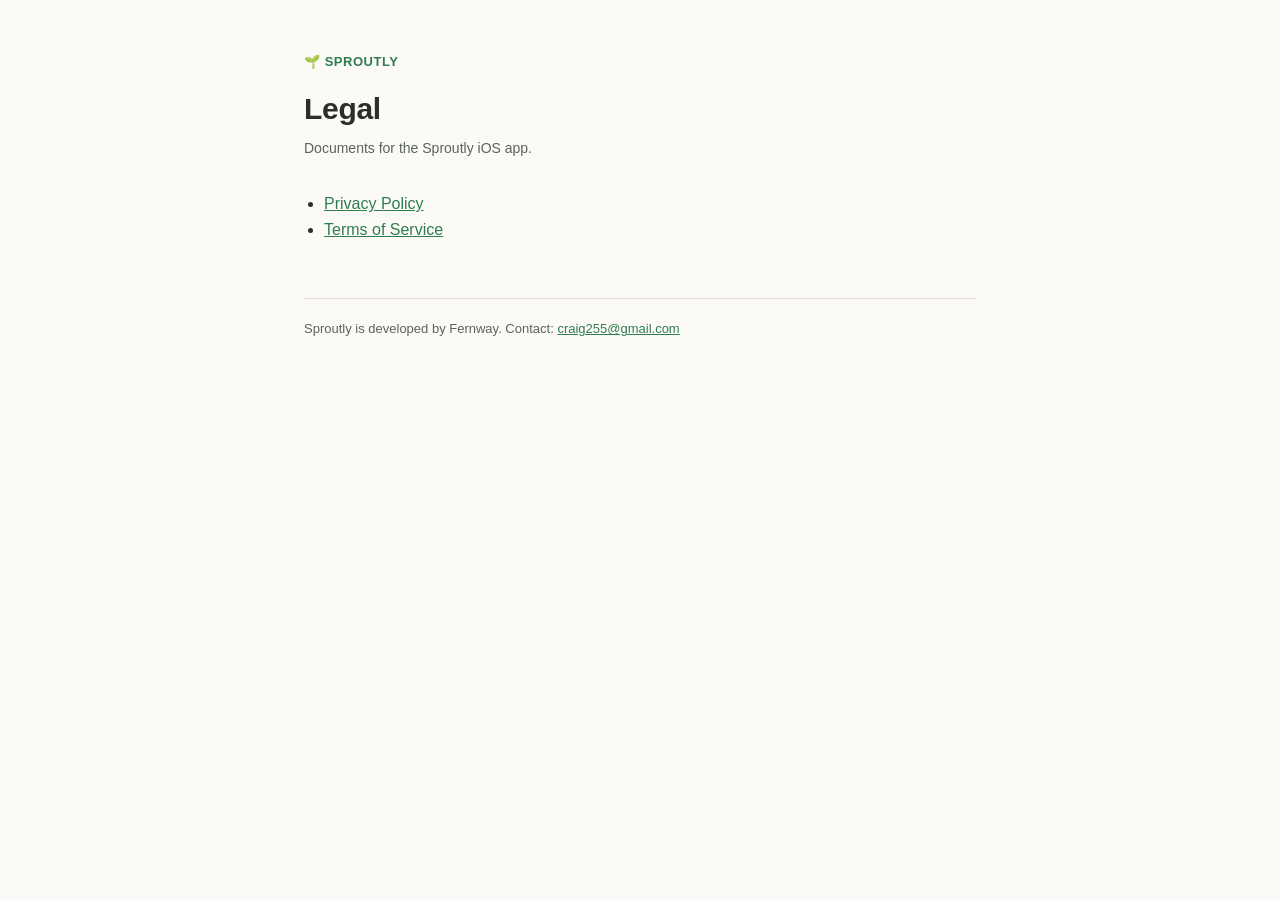
<file: index.html>
<!doctype html>
<html lang="en">
<head>
<meta charset="utf-8">
<meta name="viewport" content="width=device-width, initial-scale=1">
<title>Sproutly Legal</title>
<link rel="stylesheet" href="style.css">
</head>
<body>
<div class="wrap">
  <div class="eyebrow">🌱 Sproutly</div>
  <h1>Legal</h1>
  <p class="meta">Documents for the Sproutly iOS app.</p>
  <ul>
    <li><a href="privacy.html">Privacy Policy</a></li>
    <li><a href="terms.html">Terms of Service</a></li>
  </ul>
  <footer>Sproutly is developed by Fernway. Contact: <a href="mailto:craig255@gmail.com">craig255@gmail.com</a></footer>
</div>
</body>
</html>
</file>
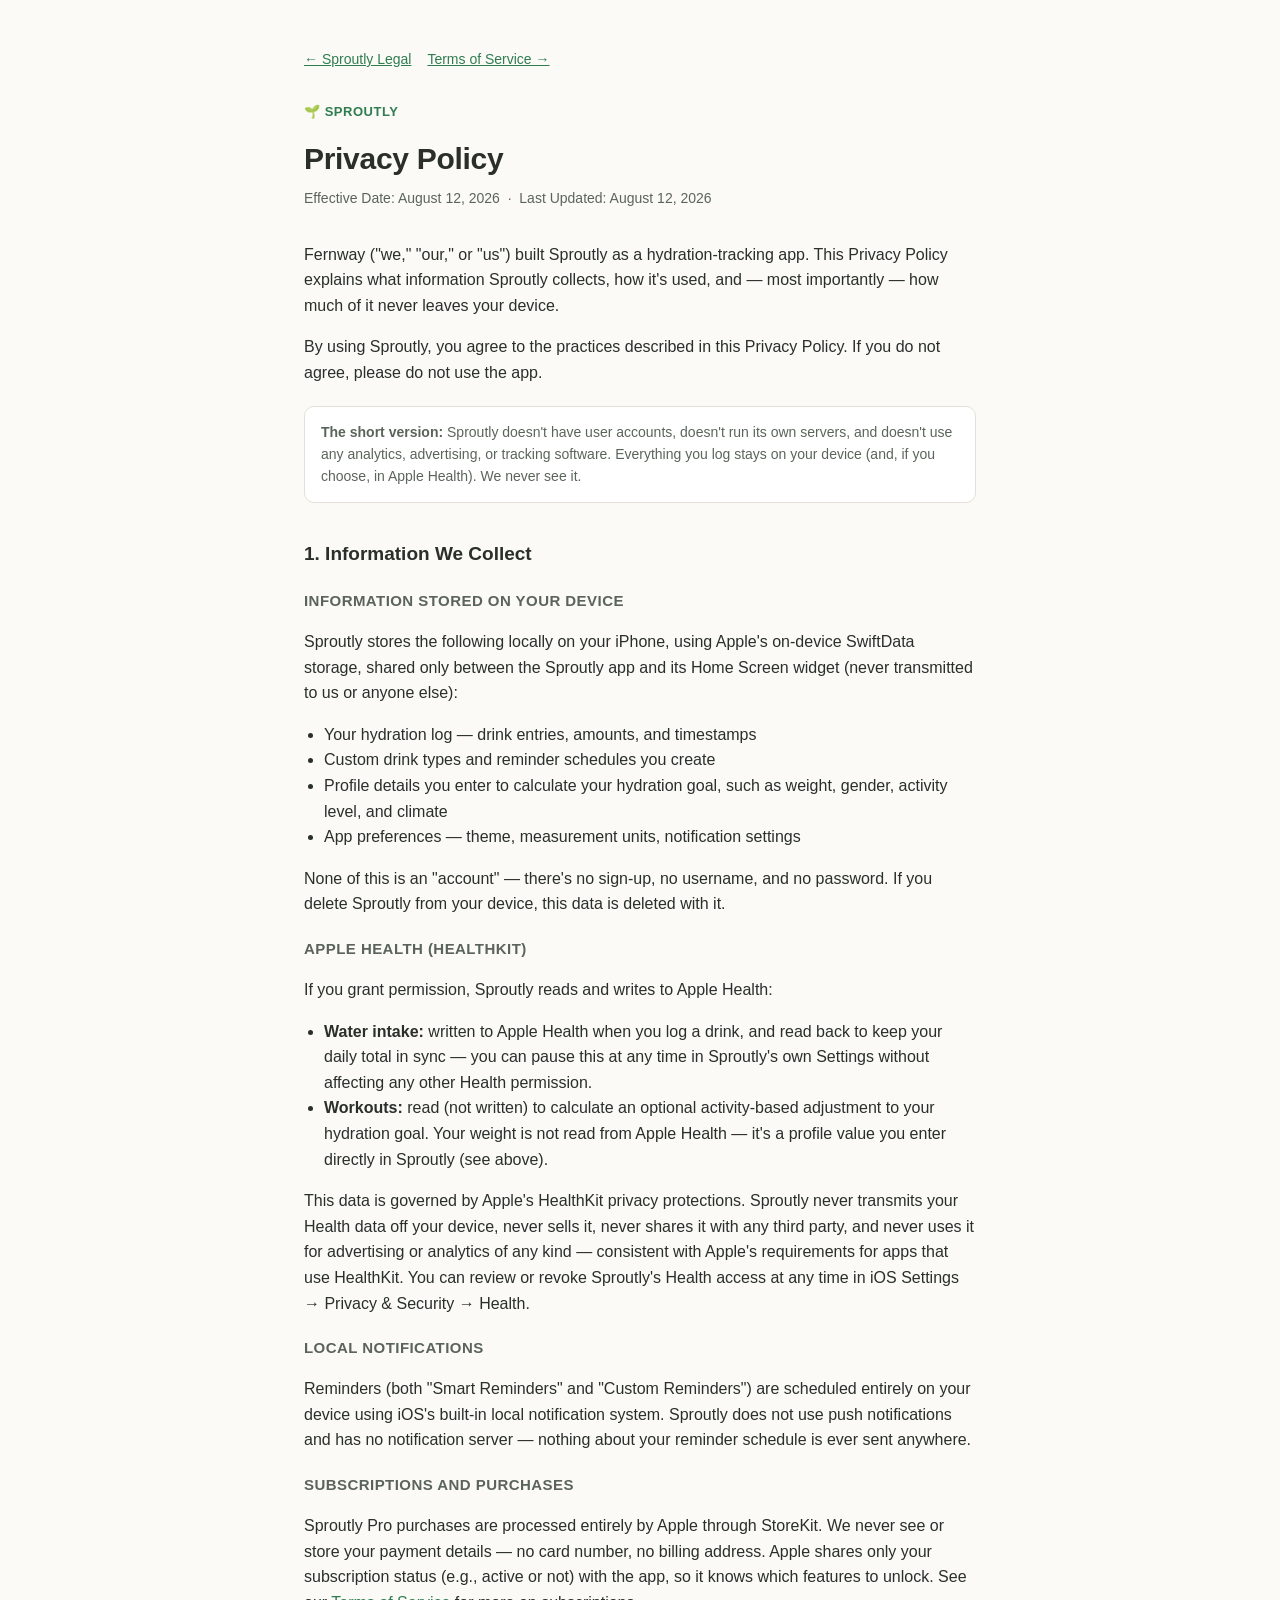
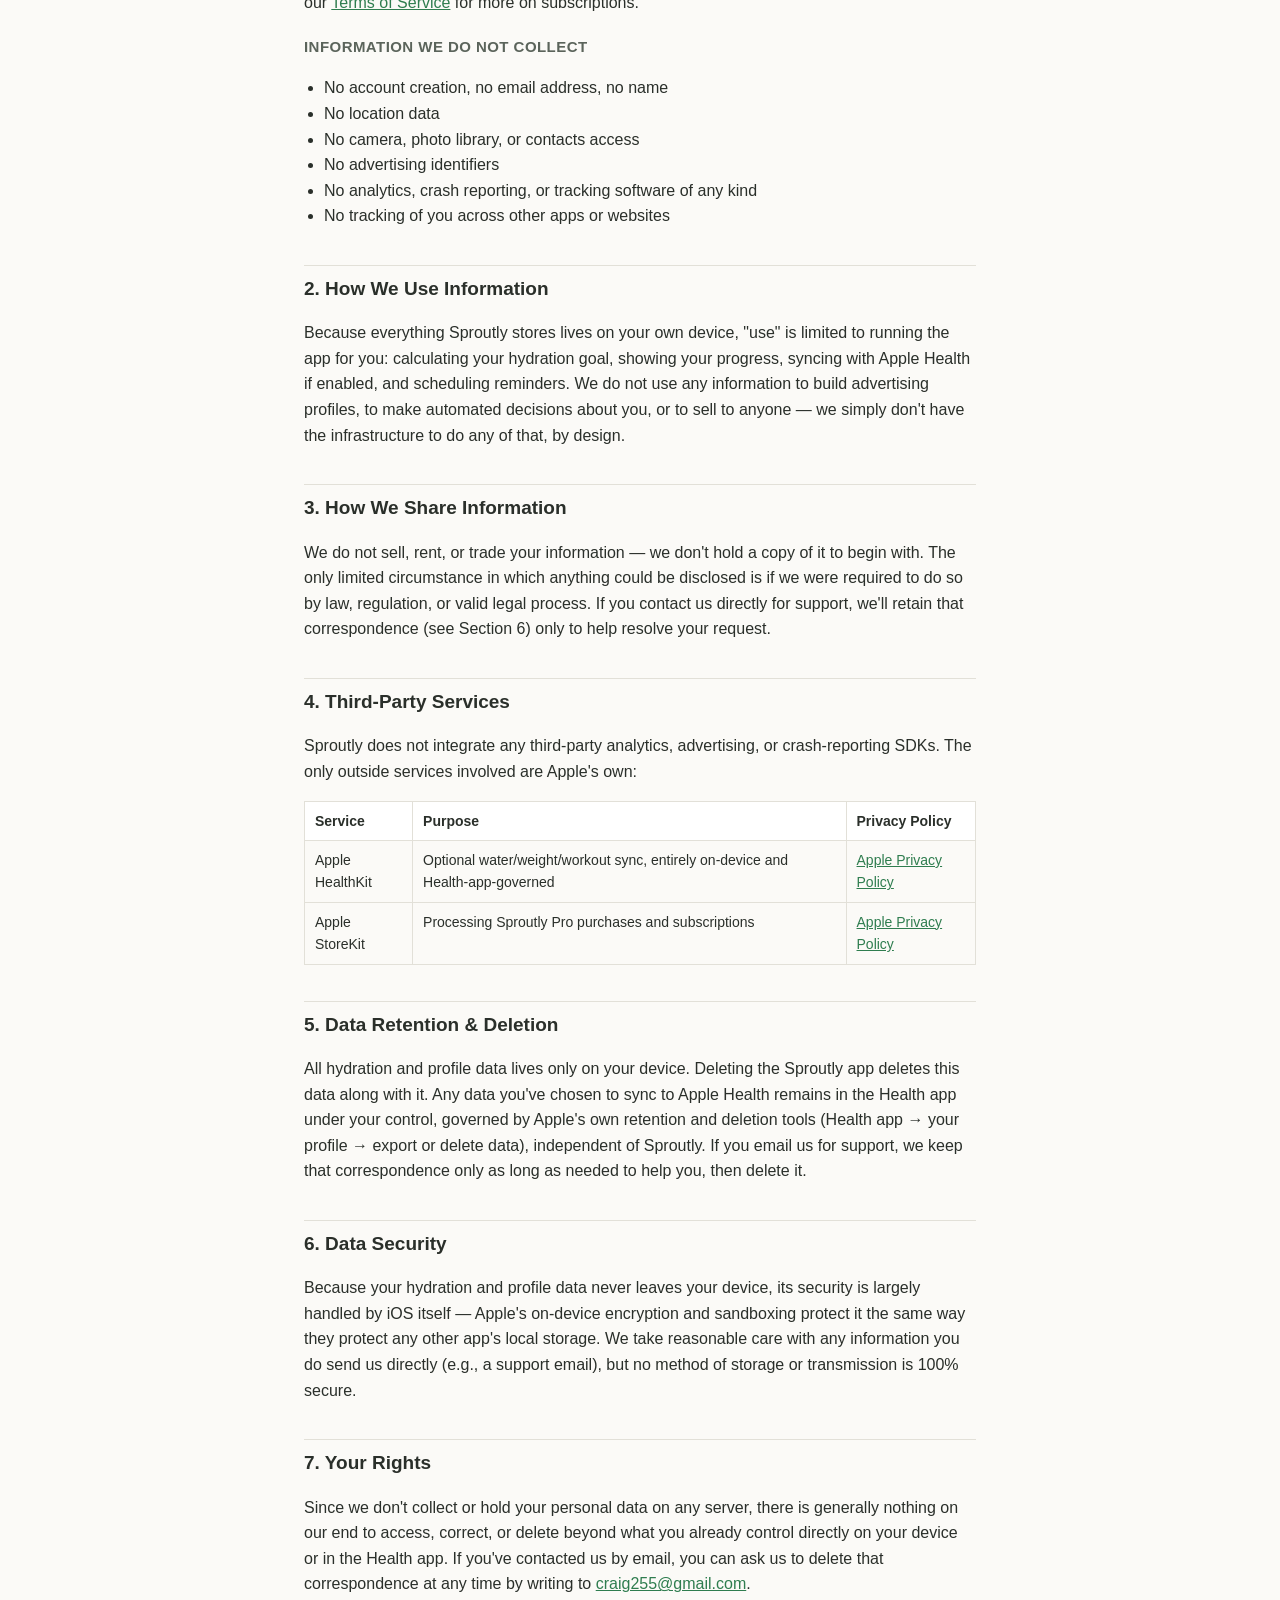
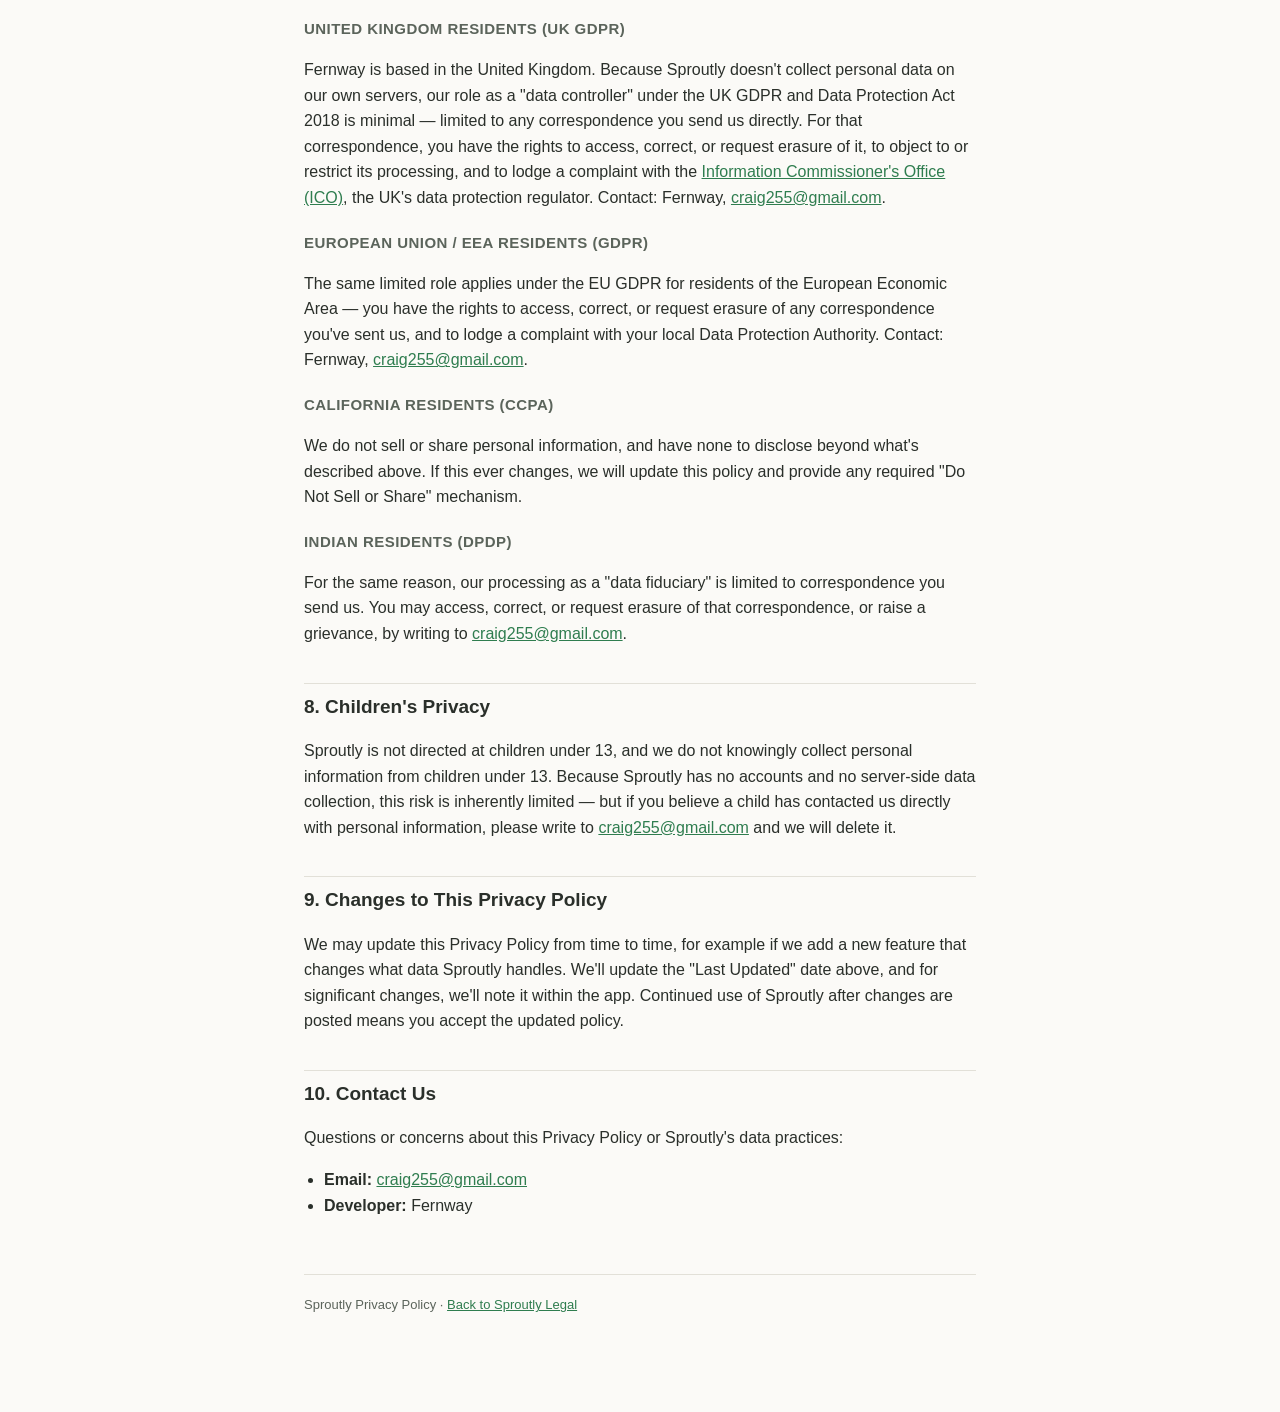
<file: privacy.html>
<!doctype html>
<html lang="en">
<head>
<meta charset="utf-8">
<meta name="viewport" content="width=device-width, initial-scale=1">
<title>Privacy Policy — Sproutly</title>
<link rel="stylesheet" href="style.css">
</head>
<body>
<div class="wrap">
  <div class="nav"><a href="index.html">← Sproutly Legal</a> <a href="terms.html">Terms of Service →</a></div>
  <div class="eyebrow">🌱 Sproutly</div>
  <h1>Privacy Policy</h1>
  <p class="meta">Effective Date: August 12, 2026 &nbsp;·&nbsp; Last Updated: August 12, 2026</p>

  <p>Fernway ("we," "our," or "us") built Sproutly as a hydration-tracking app. This Privacy Policy explains what information Sproutly collects, how it's used, and — most importantly — how much of it never leaves your device.</p>

  <p>By using Sproutly, you agree to the practices described in this Privacy Policy. If you do not agree, please do not use the app.</p>

  <div class="note"><strong>The short version:</strong> Sproutly doesn't have user accounts, doesn't run its own servers, and doesn't use any analytics, advertising, or tracking software. Everything you log stays on your device (and, if you choose, in Apple Health). We never see it.</div>

  <h2>1. Information We Collect</h2>

  <h3>Information stored on your device</h3>
  <p>Sproutly stores the following locally on your iPhone, using Apple's on-device SwiftData storage, shared only between the Sproutly app and its Home Screen widget (never transmitted to us or anyone else):</p>
  <ul>
    <li>Your hydration log — drink entries, amounts, and timestamps</li>
    <li>Custom drink types and reminder schedules you create</li>
    <li>Profile details you enter to calculate your hydration goal, such as weight, gender, activity level, and climate</li>
    <li>App preferences — theme, measurement units, notification settings</li>
  </ul>
  <p>None of this is an "account" — there's no sign-up, no username, and no password. If you delete Sproutly from your device, this data is deleted with it.</p>

  <h3>Apple Health (HealthKit)</h3>
  <p>If you grant permission, Sproutly reads and writes to Apple Health:</p>
  <ul>
    <li><strong>Water intake:</strong> written to Apple Health when you log a drink, and read back to keep your daily total in sync — you can pause this at any time in Sproutly's own Settings without affecting any other Health permission.</li>
    <li><strong>Workouts:</strong> read (not written) to calculate an optional activity-based adjustment to your hydration goal. Your weight is not read from Apple Health — it's a profile value you enter directly in Sproutly (see above).</li>
  </ul>
  <p>This data is governed by Apple's HealthKit privacy protections. Sproutly never transmits your Health data off your device, never sells it, never shares it with any third party, and never uses it for advertising or analytics of any kind — consistent with Apple's requirements for apps that use HealthKit. You can review or revoke Sproutly's Health access at any time in iOS Settings → Privacy & Security → Health.</p>

  <h3>Local notifications</h3>
  <p>Reminders (both "Smart Reminders" and "Custom Reminders") are scheduled entirely on your device using iOS's built-in local notification system. Sproutly does not use push notifications and has no notification server — nothing about your reminder schedule is ever sent anywhere.</p>

  <h3>Subscriptions and purchases</h3>
  <p>Sproutly Pro purchases are processed entirely by Apple through StoreKit. We never see or store your payment details — no card number, no billing address. Apple shares only your subscription status (e.g., active or not) with the app, so it knows which features to unlock. See our <a href="terms.html">Terms of Service</a> for more on subscriptions.</p>

  <h3>Information we do NOT collect</h3>
  <ul>
    <li>No account creation, no email address, no name</li>
    <li>No location data</li>
    <li>No camera, photo library, or contacts access</li>
    <li>No advertising identifiers</li>
    <li>No analytics, crash reporting, or tracking software of any kind</li>
    <li>No tracking of you across other apps or websites</li>
  </ul>

  <h2>2. How We Use Information</h2>
  <p>Because everything Sproutly stores lives on your own device, "use" is limited to running the app for you: calculating your hydration goal, showing your progress, syncing with Apple Health if enabled, and scheduling reminders. We do not use any information to build advertising profiles, to make automated decisions about you, or to sell to anyone — we simply don't have the infrastructure to do any of that, by design.</p>

  <h2>3. How We Share Information</h2>
  <p>We do not sell, rent, or trade your information — we don't hold a copy of it to begin with. The only limited circumstance in which anything could be disclosed is if we were required to do so by law, regulation, or valid legal process. If you contact us directly for support, we'll retain that correspondence (see Section 6) only to help resolve your request.</p>

  <h2>4. Third-Party Services</h2>
  <p>Sproutly does not integrate any third-party analytics, advertising, or crash-reporting SDKs. The only outside services involved are Apple's own:</p>
  <table>
    <tr><th>Service</th><th>Purpose</th><th>Privacy Policy</th></tr>
    <tr><td>Apple HealthKit</td><td>Optional water/weight/workout sync, entirely on-device and Health-app-governed</td><td><a href="https://www.apple.com/legal/privacy/">Apple Privacy Policy</a></td></tr>
    <tr><td>Apple StoreKit</td><td>Processing Sproutly Pro purchases and subscriptions</td><td><a href="https://www.apple.com/legal/privacy/">Apple Privacy Policy</a></td></tr>
  </table>

  <h2>5. Data Retention &amp; Deletion</h2>
  <p>All hydration and profile data lives only on your device. Deleting the Sproutly app deletes this data along with it. Any data you've chosen to sync to Apple Health remains in the Health app under your control, governed by Apple's own retention and deletion tools (Health app → your profile → export or delete data), independent of Sproutly. If you email us for support, we keep that correspondence only as long as needed to help you, then delete it.</p>

  <h2>6. Data Security</h2>
  <p>Because your hydration and profile data never leaves your device, its security is largely handled by iOS itself — Apple's on-device encryption and sandboxing protect it the same way they protect any other app's local storage. We take reasonable care with any information you do send us directly (e.g., a support email), but no method of storage or transmission is 100% secure.</p>

  <h2>7. Your Rights</h2>
  <p>Since we don't collect or hold your personal data on any server, there is generally nothing on our end to access, correct, or delete beyond what you already control directly on your device or in the Health app. If you've contacted us by email, you can ask us to delete that correspondence at any time by writing to <a href="mailto:craig255@gmail.com">craig255@gmail.com</a>.</p>

  <h3>United Kingdom Residents (UK GDPR)</h3>
  <p>Fernway is based in the United Kingdom. Because Sproutly doesn't collect personal data on our own servers, our role as a "data controller" under the UK GDPR and Data Protection Act 2018 is minimal — limited to any correspondence you send us directly. For that correspondence, you have the rights to access, correct, or request erasure of it, to object to or restrict its processing, and to lodge a complaint with the <a href="https://ico.org.uk/make-a-complaint/">Information Commissioner's Office (ICO)</a>, the UK's data protection regulator. Contact: Fernway, <a href="mailto:craig255@gmail.com">craig255@gmail.com</a>.</p>

  <h3>European Union / EEA Residents (GDPR)</h3>
  <p>The same limited role applies under the EU GDPR for residents of the European Economic Area — you have the rights to access, correct, or request erasure of any correspondence you've sent us, and to lodge a complaint with your local Data Protection Authority. Contact: Fernway, <a href="mailto:craig255@gmail.com">craig255@gmail.com</a>.</p>

  <h3>California Residents (CCPA)</h3>
  <p>We do not sell or share personal information, and have none to disclose beyond what's described above. If this ever changes, we will update this policy and provide any required "Do Not Sell or Share" mechanism.</p>

  <h3>Indian Residents (DPDP)</h3>
  <p>For the same reason, our processing as a "data fiduciary" is limited to correspondence you send us. You may access, correct, or request erasure of that correspondence, or raise a grievance, by writing to <a href="mailto:craig255@gmail.com">craig255@gmail.com</a>.</p>

  <h2>8. Children's Privacy</h2>
  <p>Sproutly is not directed at children under 13, and we do not knowingly collect personal information from children under 13. Because Sproutly has no accounts and no server-side data collection, this risk is inherently limited — but if you believe a child has contacted us directly with personal information, please write to <a href="mailto:craig255@gmail.com">craig255@gmail.com</a> and we will delete it.</p>

  <h2>9. Changes to This Privacy Policy</h2>
  <p>We may update this Privacy Policy from time to time, for example if we add a new feature that changes what data Sproutly handles. We'll update the "Last Updated" date above, and for significant changes, we'll note it within the app. Continued use of Sproutly after changes are posted means you accept the updated policy.</p>

  <h2>10. Contact Us</h2>
  <p>Questions or concerns about this Privacy Policy or Sproutly's data practices:</p>
  <ul>
    <li><strong>Email:</strong> <a href="mailto:craig255@gmail.com">craig255@gmail.com</a></li>
    <li><strong>Developer:</strong> Fernway</li>
  </ul>

  <footer>Sproutly Privacy Policy · <a href="index.html">Back to Sproutly Legal</a></footer>
</div>
</body>
</html>
</file>
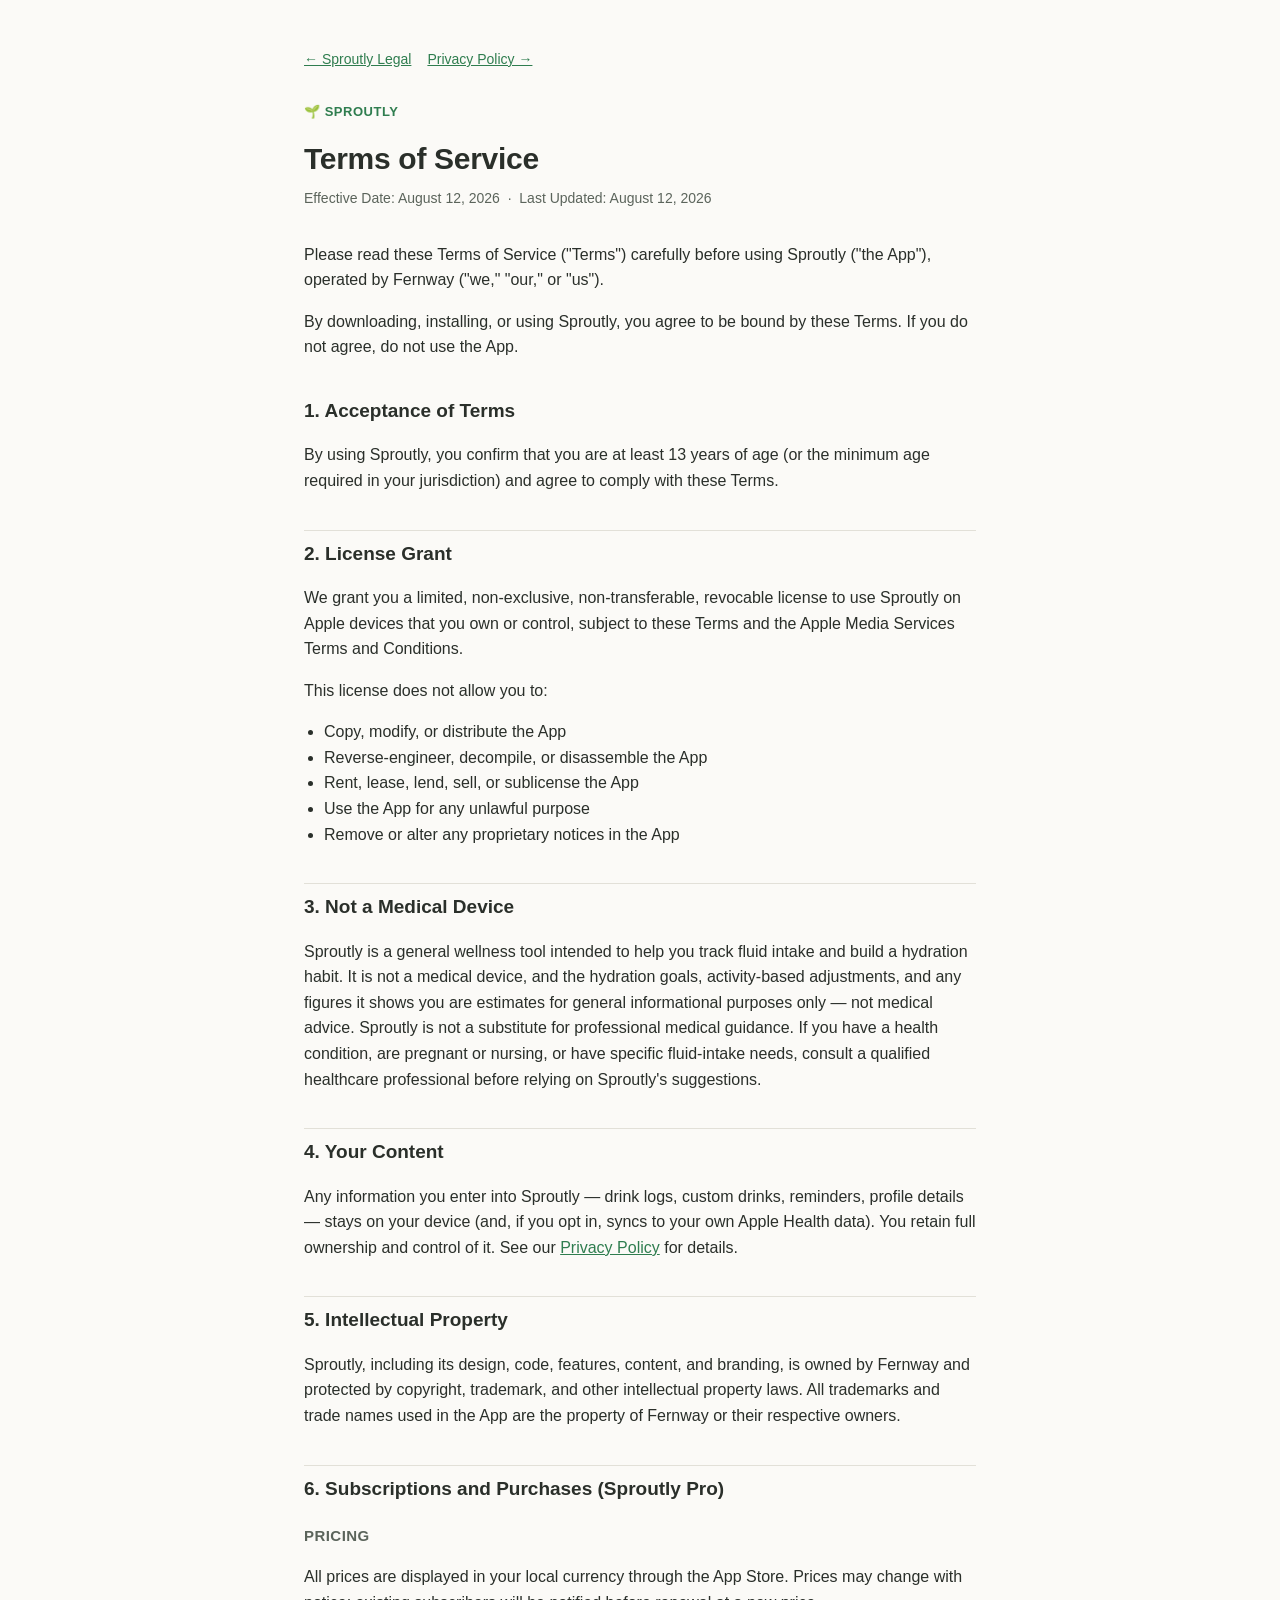
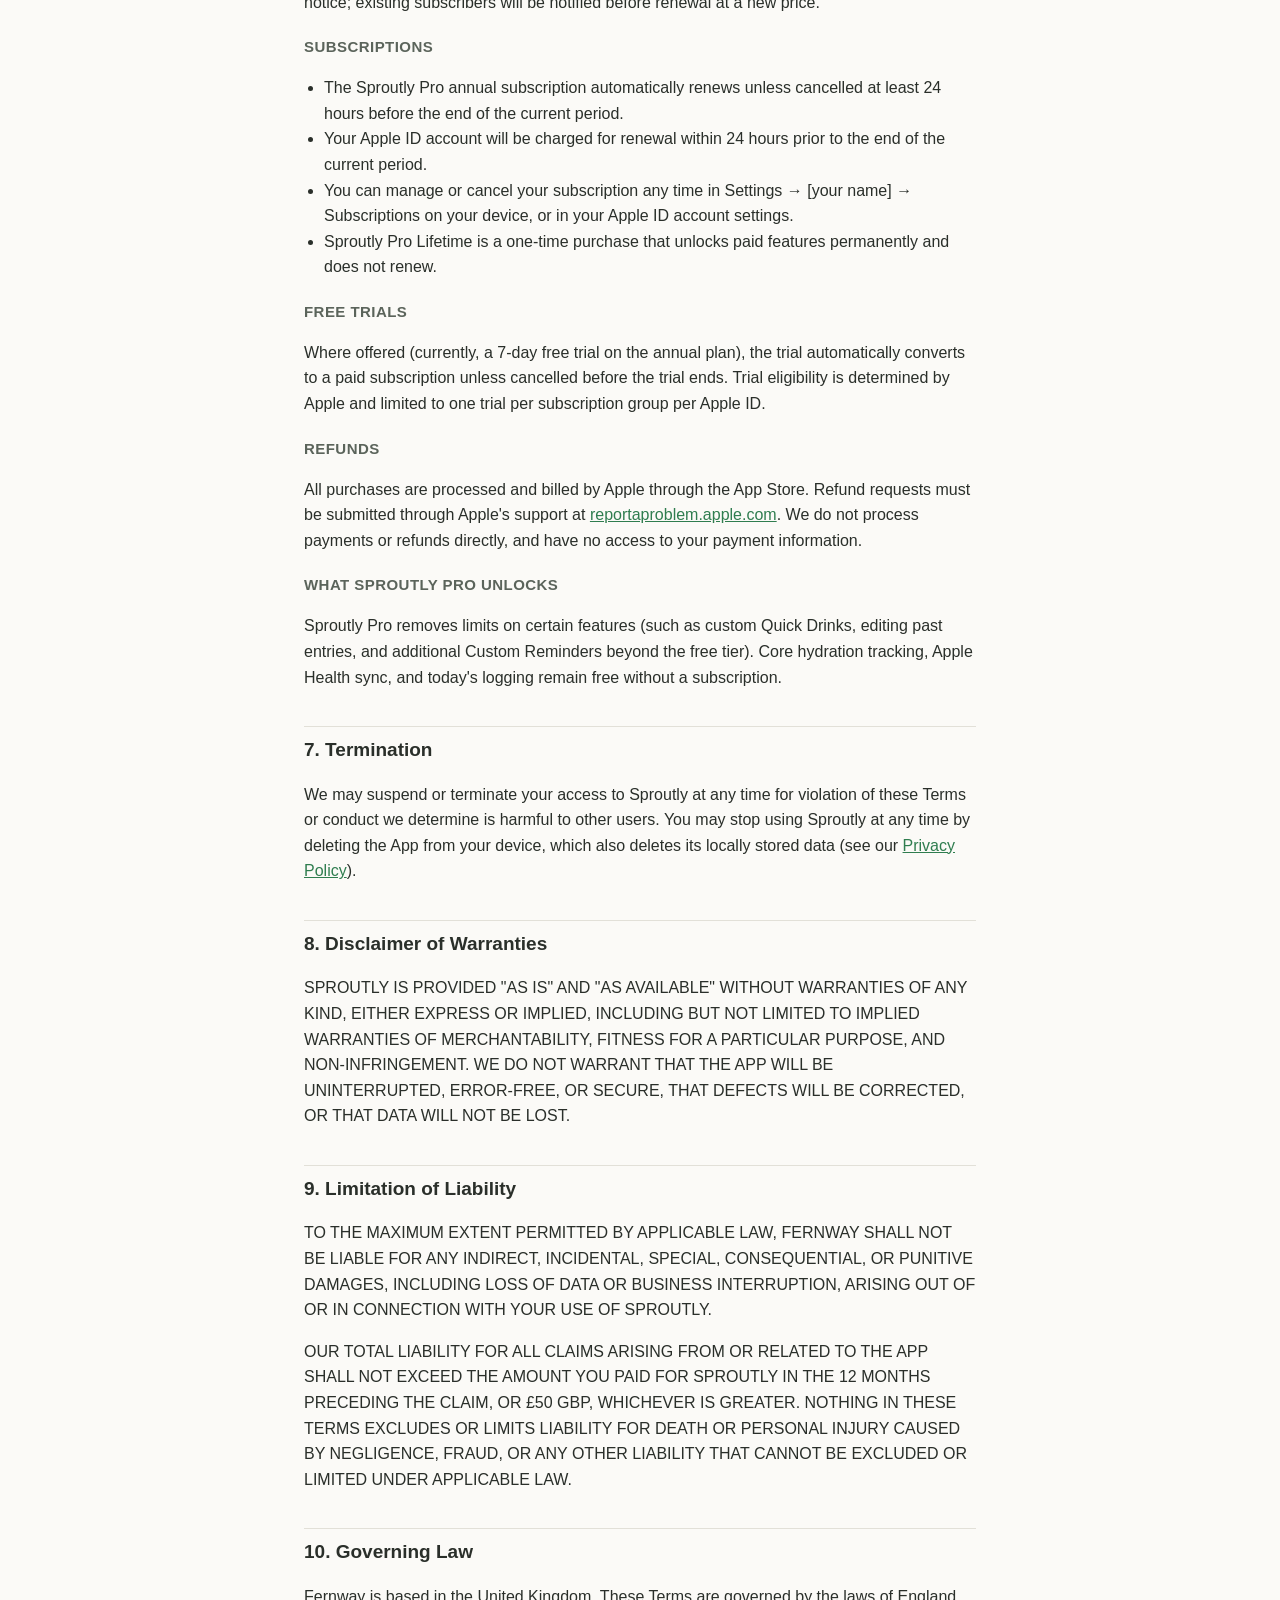
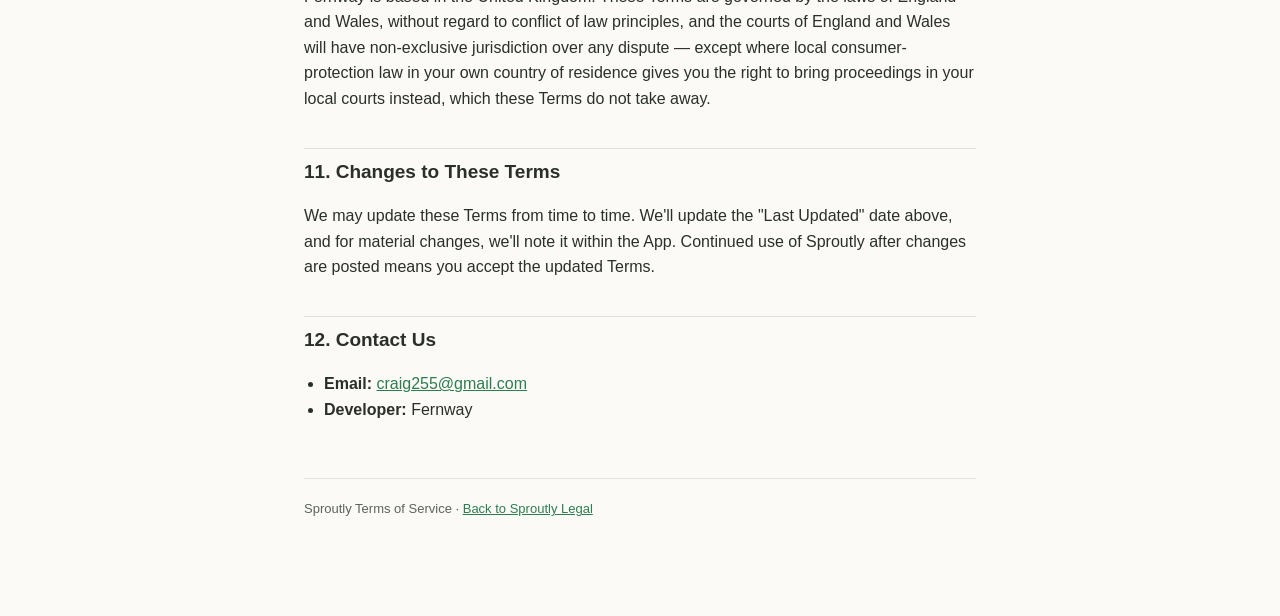
<file: terms.html>
<!doctype html>
<html lang="en">
<head>
<meta charset="utf-8">
<meta name="viewport" content="width=device-width, initial-scale=1">
<title>Terms of Service — Sproutly</title>
<link rel="stylesheet" href="style.css">
</head>
<body>
<div class="wrap">
  <div class="nav"><a href="index.html">← Sproutly Legal</a> <a href="privacy.html">Privacy Policy →</a></div>
  <div class="eyebrow">🌱 Sproutly</div>
  <h1>Terms of Service</h1>
  <p class="meta">Effective Date: August 12, 2026 &nbsp;·&nbsp; Last Updated: August 12, 2026</p>

  <p>Please read these Terms of Service ("Terms") carefully before using Sproutly ("the App"), operated by Fernway ("we," "our," or "us").</p>

  <p>By downloading, installing, or using Sproutly, you agree to be bound by these Terms. If you do not agree, do not use the App.</p>

  <h2>1. Acceptance of Terms</h2>
  <p>By using Sproutly, you confirm that you are at least 13 years of age (or the minimum age required in your jurisdiction) and agree to comply with these Terms.</p>

  <h2>2. License Grant</h2>
  <p>We grant you a limited, non-exclusive, non-transferable, revocable license to use Sproutly on Apple devices that you own or control, subject to these Terms and the Apple Media Services Terms and Conditions.</p>
  <p>This license does not allow you to:</p>
  <ul>
    <li>Copy, modify, or distribute the App</li>
    <li>Reverse-engineer, decompile, or disassemble the App</li>
    <li>Rent, lease, lend, sell, or sublicense the App</li>
    <li>Use the App for any unlawful purpose</li>
    <li>Remove or alter any proprietary notices in the App</li>
  </ul>

  <h2>3. Not a Medical Device</h2>
  <p>Sproutly is a general wellness tool intended to help you track fluid intake and build a hydration habit. It is not a medical device, and the hydration goals, activity-based adjustments, and any figures it shows you are estimates for general informational purposes only — not medical advice. Sproutly is not a substitute for professional medical guidance. If you have a health condition, are pregnant or nursing, or have specific fluid-intake needs, consult a qualified healthcare professional before relying on Sproutly's suggestions.</p>

  <h2>4. Your Content</h2>
  <p>Any information you enter into Sproutly — drink logs, custom drinks, reminders, profile details — stays on your device (and, if you opt in, syncs to your own Apple Health data). You retain full ownership and control of it. See our <a href="privacy.html">Privacy Policy</a> for details.</p>

  <h2>5. Intellectual Property</h2>
  <p>Sproutly, including its design, code, features, content, and branding, is owned by Fernway and protected by copyright, trademark, and other intellectual property laws. All trademarks and trade names used in the App are the property of Fernway or their respective owners.</p>

  <h2>6. Subscriptions and Purchases (Sproutly Pro)</h2>

  <h3>Pricing</h3>
  <p>All prices are displayed in your local currency through the App Store. Prices may change with notice; existing subscribers will be notified before renewal at a new price.</p>

  <h3>Subscriptions</h3>
  <ul>
    <li>The Sproutly Pro annual subscription automatically renews unless cancelled at least 24 hours before the end of the current period.</li>
    <li>Your Apple ID account will be charged for renewal within 24 hours prior to the end of the current period.</li>
    <li>You can manage or cancel your subscription any time in Settings → [your name] → Subscriptions on your device, or in your Apple ID account settings.</li>
    <li>Sproutly Pro Lifetime is a one-time purchase that unlocks paid features permanently and does not renew.</li>
  </ul>

  <h3>Free Trials</h3>
  <p>Where offered (currently, a 7-day free trial on the annual plan), the trial automatically converts to a paid subscription unless cancelled before the trial ends. Trial eligibility is determined by Apple and limited to one trial per subscription group per Apple ID.</p>

  <h3>Refunds</h3>
  <p>All purchases are processed and billed by Apple through the App Store. Refund requests must be submitted through Apple's support at <a href="https://reportaproblem.apple.com">reportaproblem.apple.com</a>. We do not process payments or refunds directly, and have no access to your payment information.</p>

  <h3>What Sproutly Pro unlocks</h3>
  <p>Sproutly Pro removes limits on certain features (such as custom Quick Drinks, editing past entries, and additional Custom Reminders beyond the free tier). Core hydration tracking, Apple Health sync, and today's logging remain free without a subscription.</p>

  <h2>7. Termination</h2>
  <p>We may suspend or terminate your access to Sproutly at any time for violation of these Terms or conduct we determine is harmful to other users. You may stop using Sproutly at any time by deleting the App from your device, which also deletes its locally stored data (see our <a href="privacy.html">Privacy Policy</a>).</p>

  <h2>8. Disclaimer of Warranties</h2>
  <p>SPROUTLY IS PROVIDED "AS IS" AND "AS AVAILABLE" WITHOUT WARRANTIES OF ANY KIND, EITHER EXPRESS OR IMPLIED, INCLUDING BUT NOT LIMITED TO IMPLIED WARRANTIES OF MERCHANTABILITY, FITNESS FOR A PARTICULAR PURPOSE, AND NON-INFRINGEMENT. WE DO NOT WARRANT THAT THE APP WILL BE UNINTERRUPTED, ERROR-FREE, OR SECURE, THAT DEFECTS WILL BE CORRECTED, OR THAT DATA WILL NOT BE LOST.</p>

  <h2>9. Limitation of Liability</h2>
  <p>TO THE MAXIMUM EXTENT PERMITTED BY APPLICABLE LAW, FERNWAY SHALL NOT BE LIABLE FOR ANY INDIRECT, INCIDENTAL, SPECIAL, CONSEQUENTIAL, OR PUNITIVE DAMAGES, INCLUDING LOSS OF DATA OR BUSINESS INTERRUPTION, ARISING OUT OF OR IN CONNECTION WITH YOUR USE OF SPROUTLY.</p>
  <p>OUR TOTAL LIABILITY FOR ALL CLAIMS ARISING FROM OR RELATED TO THE APP SHALL NOT EXCEED THE AMOUNT YOU PAID FOR SPROUTLY IN THE 12 MONTHS PRECEDING THE CLAIM, OR £50 GBP, WHICHEVER IS GREATER. NOTHING IN THESE TERMS EXCLUDES OR LIMITS LIABILITY FOR DEATH OR PERSONAL INJURY CAUSED BY NEGLIGENCE, FRAUD, OR ANY OTHER LIABILITY THAT CANNOT BE EXCLUDED OR LIMITED UNDER APPLICABLE LAW.</p>

  <h2>10. Governing Law</h2>
  <p>Fernway is based in the United Kingdom. These Terms are governed by the laws of England and Wales, without regard to conflict of law principles, and the courts of England and Wales will have non-exclusive jurisdiction over any dispute — except where local consumer-protection law in your own country of residence gives you the right to bring proceedings in your local courts instead, which these Terms do not take away.</p>

  <h2>11. Changes to These Terms</h2>
  <p>We may update these Terms from time to time. We'll update the "Last Updated" date above, and for material changes, we'll note it within the App. Continued use of Sproutly after changes are posted means you accept the updated Terms.</p>

  <h2>12. Contact Us</h2>
  <ul>
    <li><strong>Email:</strong> <a href="mailto:craig255@gmail.com">craig255@gmail.com</a></li>
    <li><strong>Developer:</strong> Fernway</li>
  </ul>

  <footer>Sproutly Terms of Service · <a href="index.html">Back to Sproutly Legal</a></footer>
</div>
</body>
</html>
</file>
<file: style.css>
:root {
  color-scheme: light dark;
  --bg: #fbfaf7;
  --text: #2a2f2a;
  --muted: #5b645b;
  --accent: #2f7d4f;
  --border: #e2e0d8;
  --card: #ffffff;
}

@media (prefers-color-scheme: dark) {
  :root {
    --bg: #14170f;
    --text: #eceee8;
    --muted: #a3ab9d;
    --accent: #6fcf97;
    --border: #2a2e24;
    --card: #1c2018;
  }
}

* { box-sizing: border-box; }

body {
  margin: 0;
  background: var(--bg);
  color: var(--text);
  font-family: -apple-system, BlinkMacSystemFont, "Segoe UI", Roboto, Helvetica, Arial, sans-serif;
  line-height: 1.6;
}

.wrap {
  max-width: 720px;
  margin: 0 auto;
  padding: 48px 24px 96px;
}

.eyebrow {
  display: inline-flex;
  align-items: center;
  gap: 8px;
  font-size: 13px;
  font-weight: 600;
  letter-spacing: 0.04em;
  text-transform: uppercase;
  color: var(--accent);
  margin-bottom: 12px;
}

h1 {
  font-size: 30px;
  margin: 0 0 4px;
  letter-spacing: -0.01em;
}

h2 {
  font-size: 19px;
  margin: 36px 0 10px;
  padding-top: 8px;
  border-top: 1px solid var(--border);
}

h2:first-of-type { border-top: none; padding-top: 0; }

h3 {
  font-size: 15px;
  margin: 20px 0 6px;
  color: var(--muted);
  text-transform: uppercase;
  letter-spacing: 0.03em;
}

p, li { color: var(--text); }

.meta {
  color: var(--muted);
  font-size: 14px;
  margin: 0 0 32px;
}

a { color: var(--accent); }

table {
  width: 100%;
  border-collapse: collapse;
  margin: 12px 0 20px;
  font-size: 14px;
}

th, td {
  text-align: left;
  padding: 8px 10px;
  border: 1px solid var(--border);
  vertical-align: top;
}

th {
  background: var(--card);
  font-weight: 600;
}

.note {
  background: var(--card);
  border: 1px solid var(--border);
  border-radius: 10px;
  padding: 14px 16px;
  font-size: 14px;
  color: var(--muted);
  margin: 20px 0;
}

.nav {
  display: flex;
  gap: 16px;
  margin-bottom: 28px;
  font-size: 14px;
}

footer {
  margin-top: 56px;
  padding-top: 20px;
  border-top: 1px solid var(--border);
  color: var(--muted);
  font-size: 13px;
}

ul { padding-left: 20px; }
</file>
